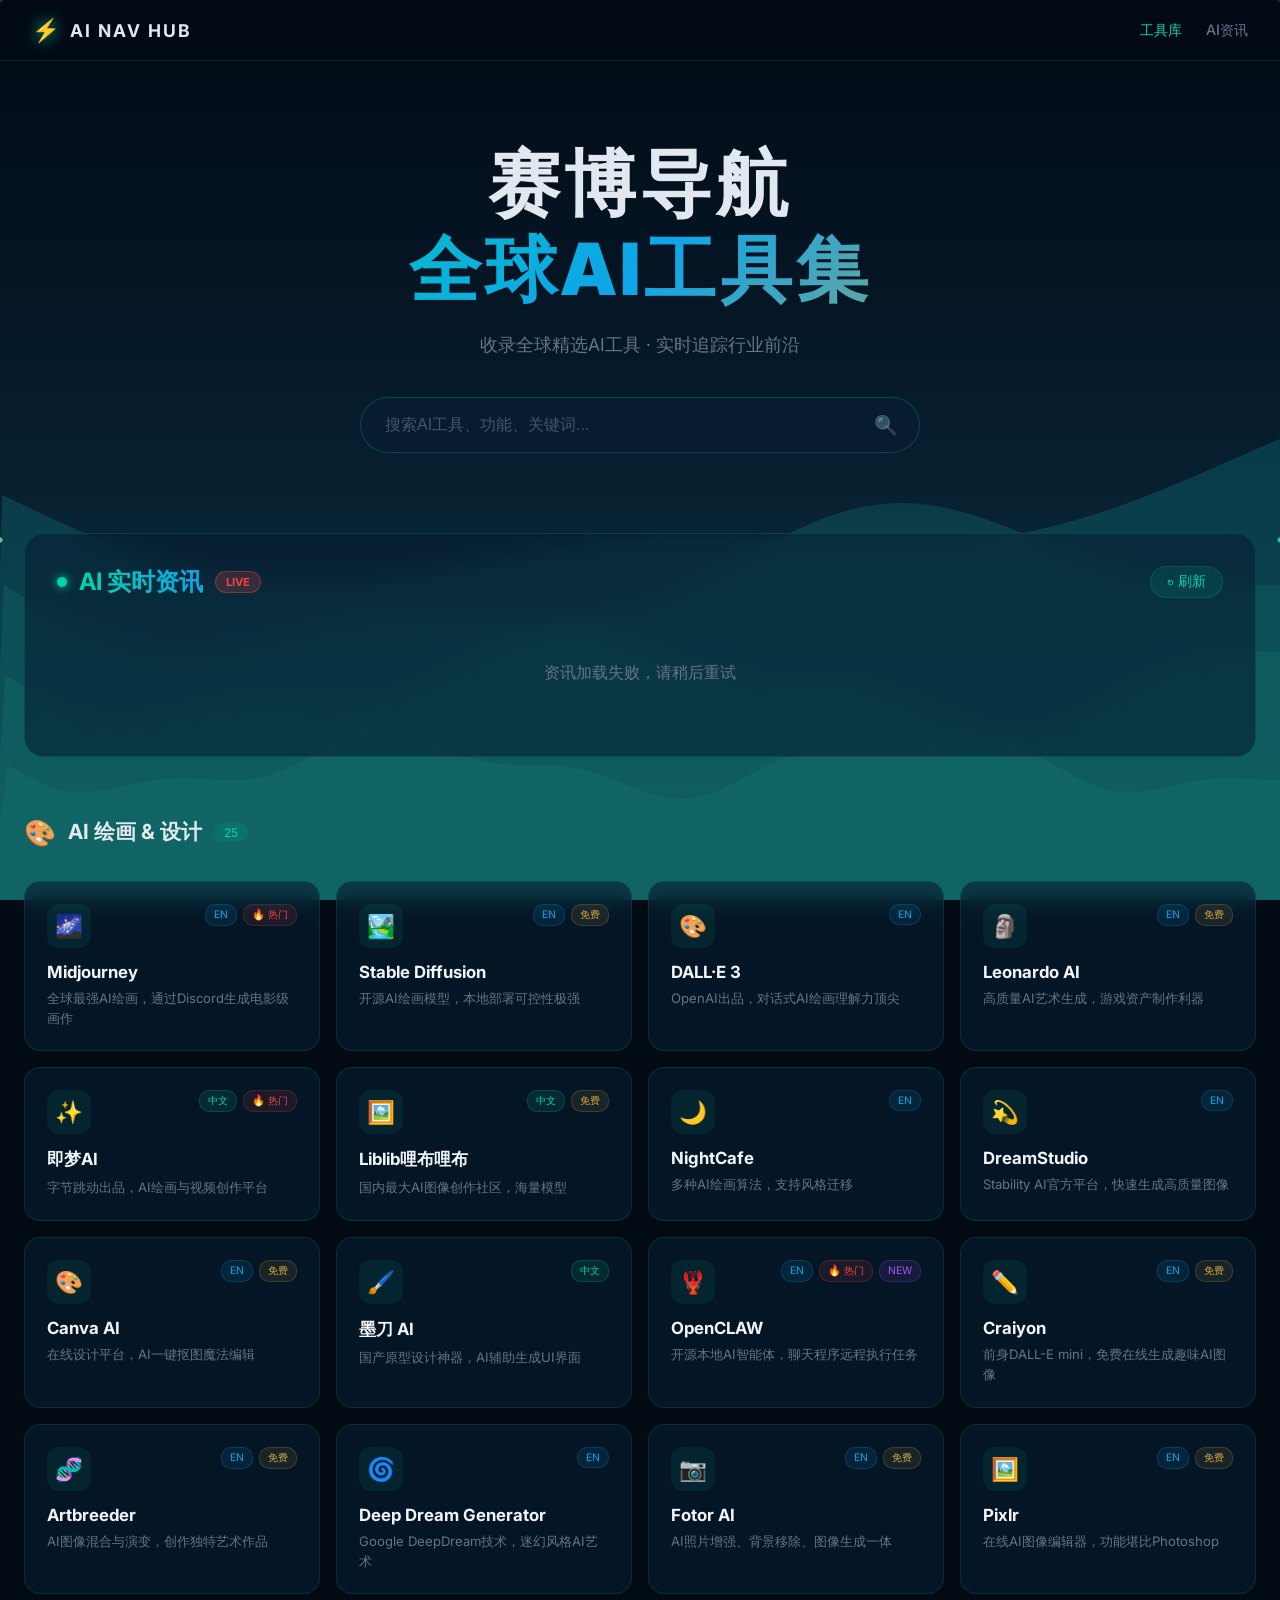
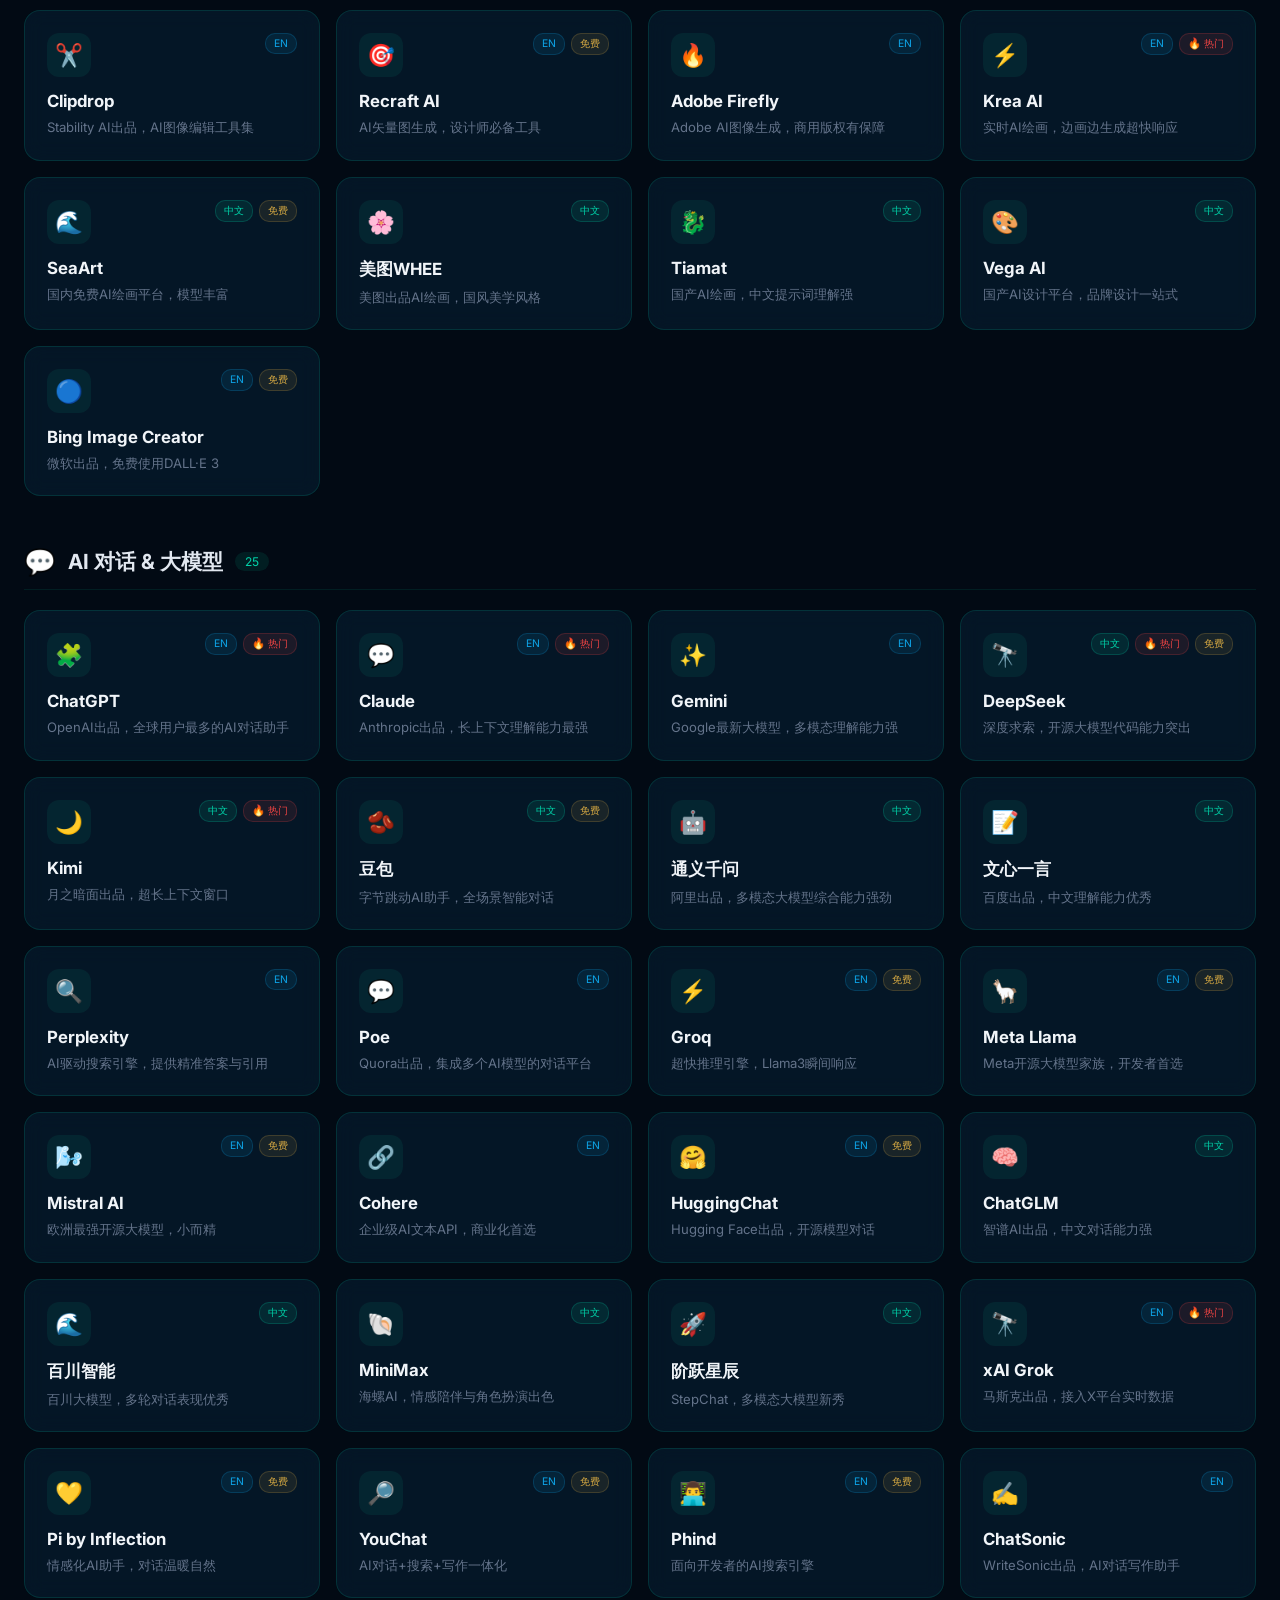
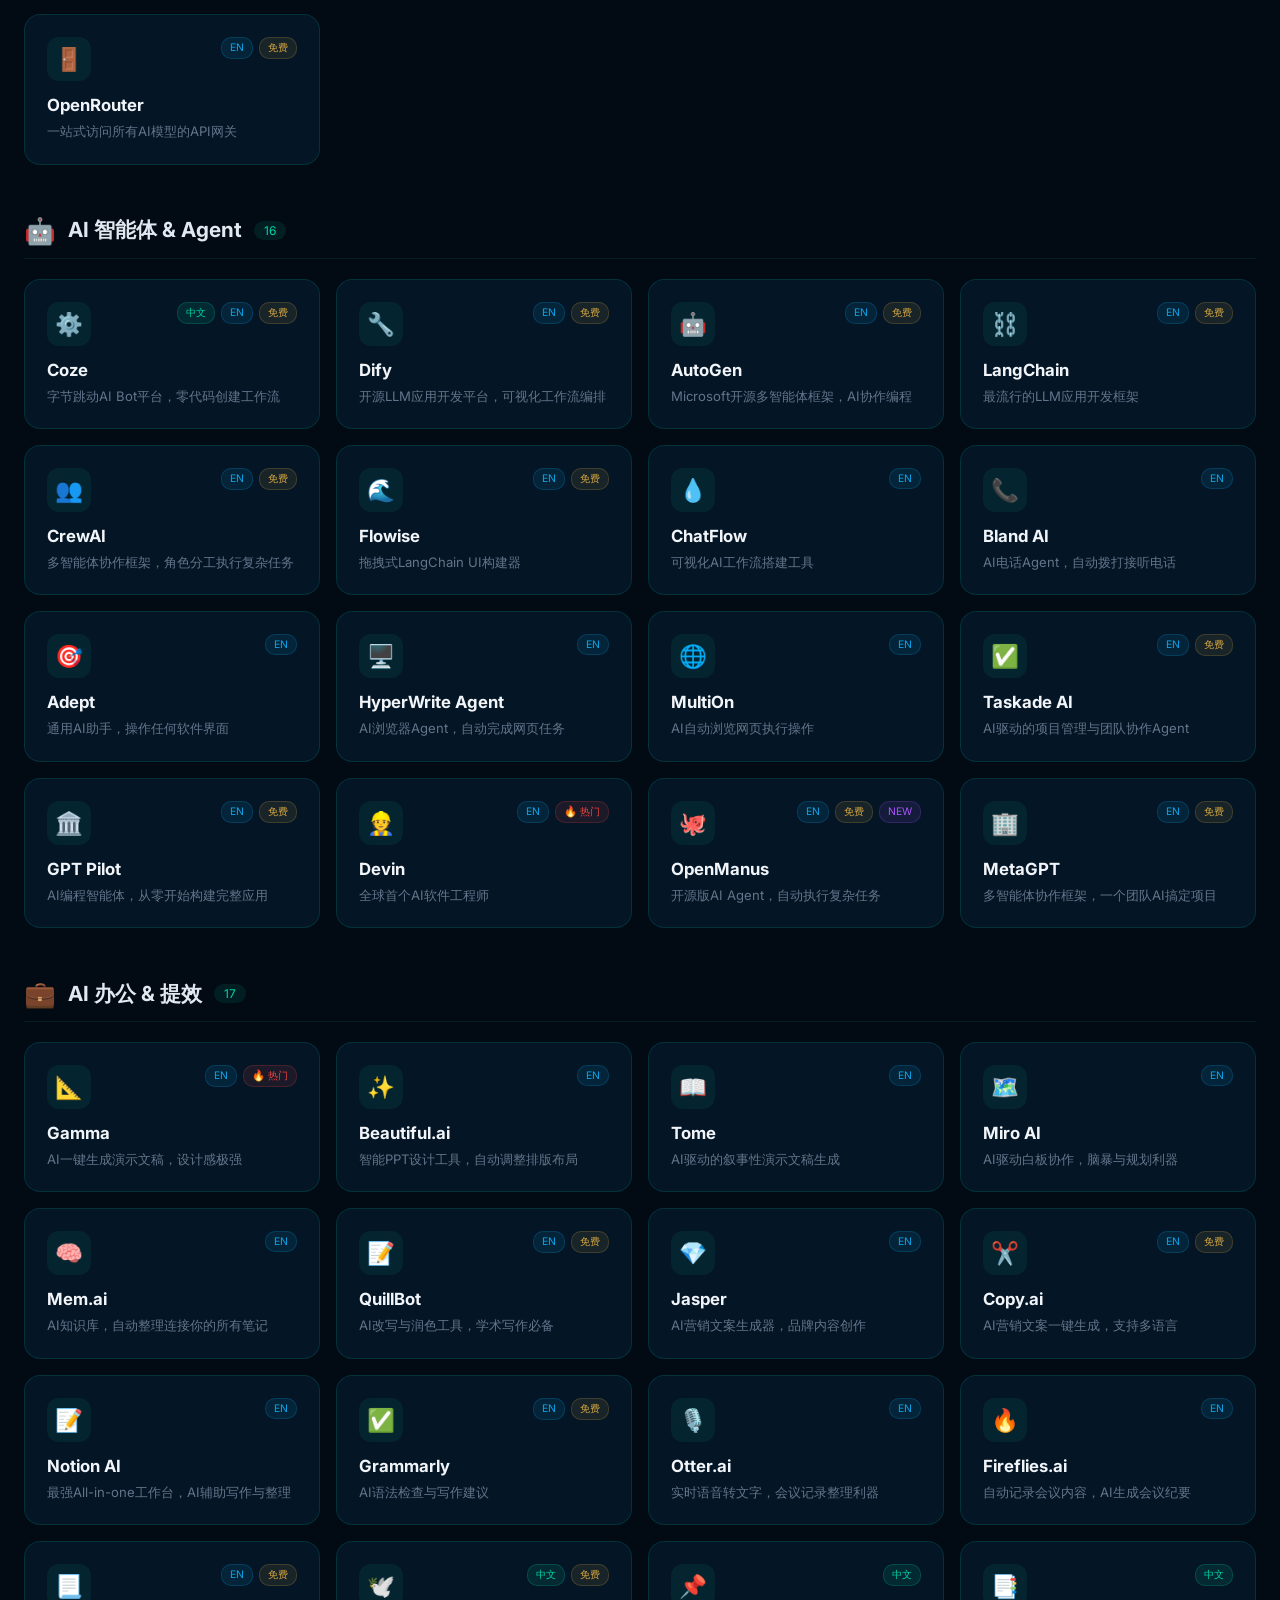
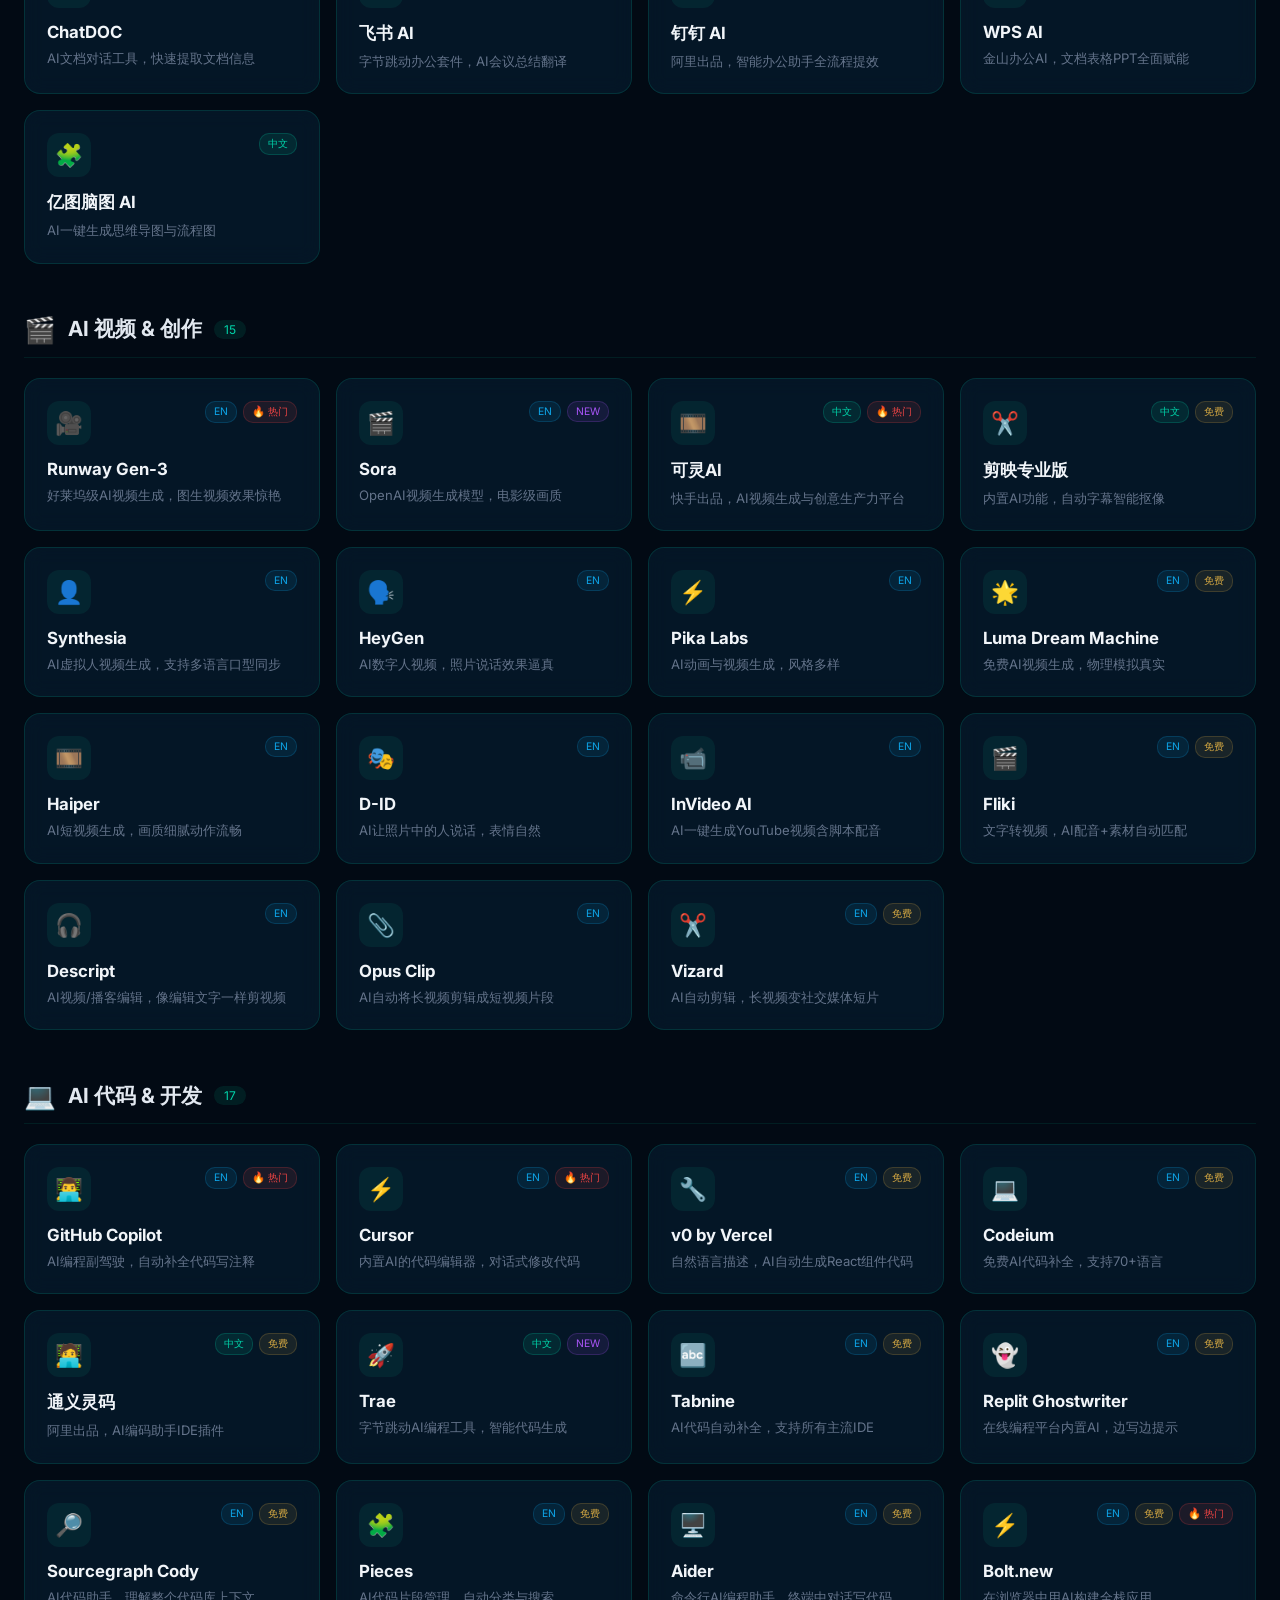
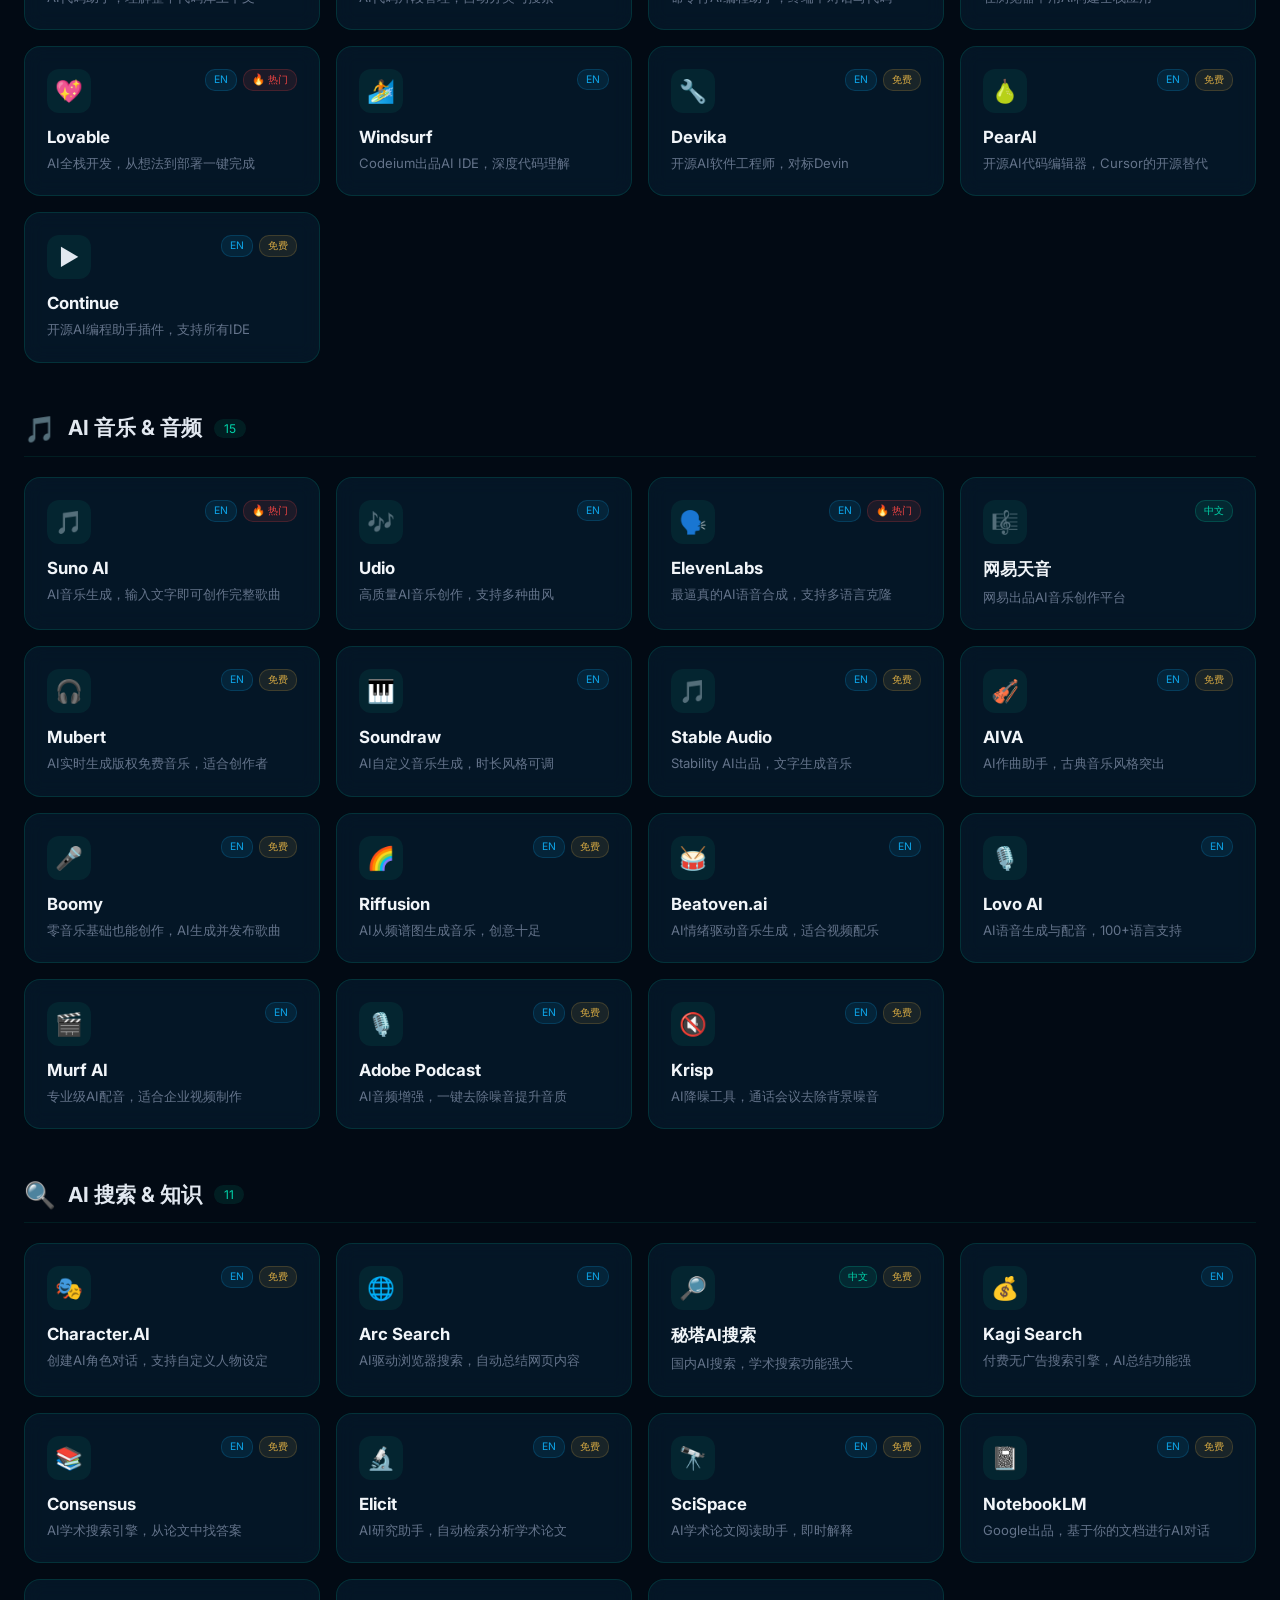
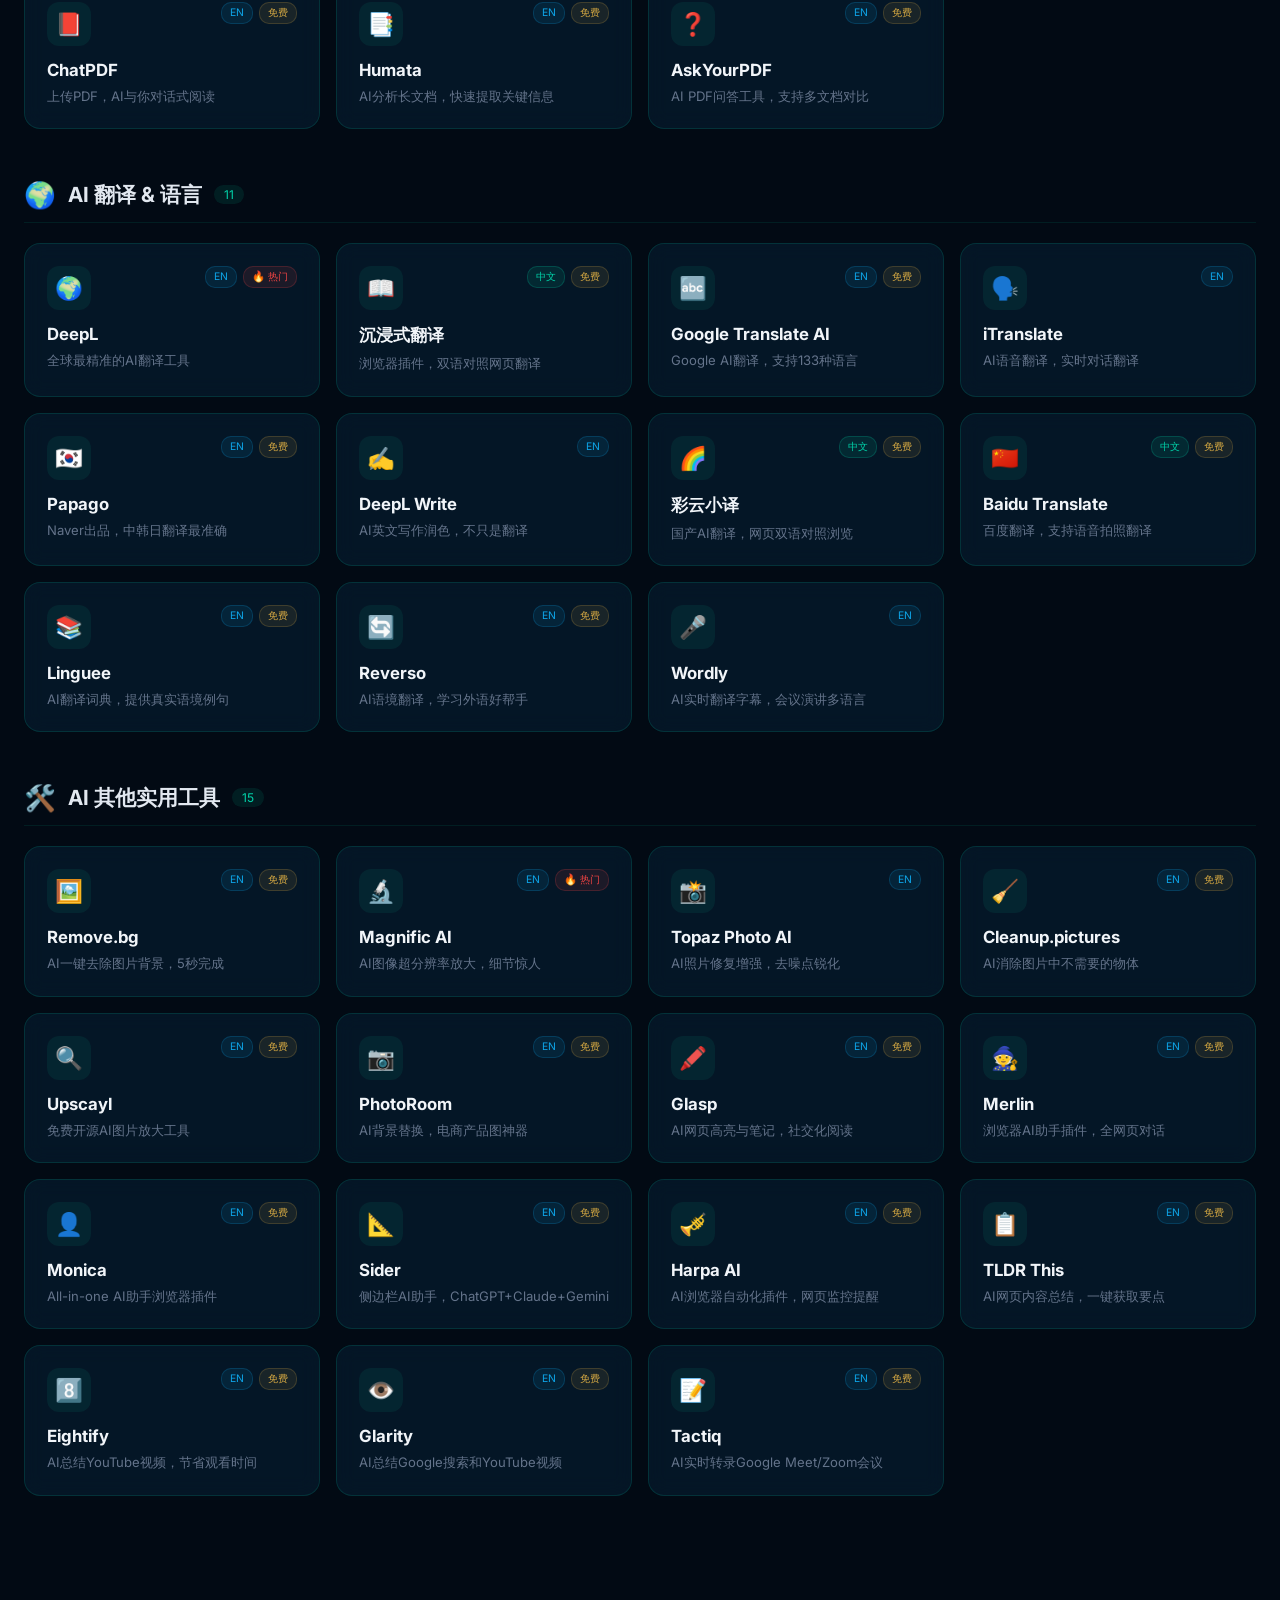
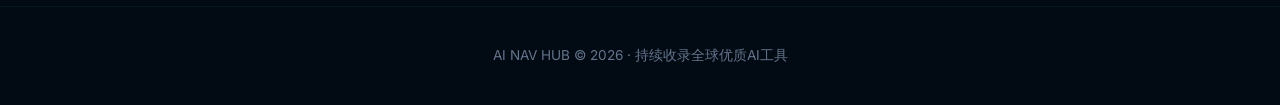
<file: index.html>
<!DOCTYPE html>
<html lang="zh-CN">
<head>
<meta charset="UTF-8">
<meta name="viewport" content="width=device-width, initial-scale=1.0">
<title>AI NAV HUB · 全球AI工具导航</title>
<link rel="stylesheet" href="style.css">
</head>
<body>

<canvas id="landscape"></canvas>

<nav class="top-nav">
  <div class="nav-brand">
    <span class="brand-icon">⚡</span>
    <span class="brand-text">AI NAV HUB</span>
  </div>
  <div class="nav-links">
    <a href="#tools" class="nav-link active">工具库</a>
    <a href="#news" class="nav-link">AI资讯</a>
  </div>
</nav>

<header class="hero">
  <h1 class="hero-title">
    <span class="title-line">赛博导航</span>
    <span class="title-line highlight">全球AI工具集</span>
  </h1>
  <p class="hero-sub">收录全球精选AI工具 · 实时追踪行业前沿</p>
  <div class="search-wrap">
    <input type="text" id="searchInput" placeholder="搜索AI工具、功能、关键词..." oninput="filterTools()">
    <span class="search-icon">🔍</span>
  </div>
</header>

<main class="content" id="tools">

  <section class="news-section" id="news">
    <div class="section-header">
      <span class="section-dot"></span>
      <h2 class="section-title">AI 实时资讯</h2>
      <span class="live-badge">LIVE</span>
      <button class="refresh-btn" onclick="loadNews()">↻ 刷新</button>
    </div>
    <div class="news-grid" id="newsGrid">
      <div class="news-loading">正在获取最新AI资讯...</div>
    </div>
  </section>

  <div id="toolSections"></div>

</main>

<footer>
  <p>AI NAV HUB © 2026 · 持续收录全球优质AI工具</p>
</footer>

<script>
// ============ 数据部分 ============
const TOOLS_DATA = [
  { name:"Midjourney", desc:"全球最强AI绘画，通过Discord生成电影级画作", url:"https://www.midjourney.com", icon:"🌌", tags:["en","hot"], cat:"paint" },
  { name:"Stable Diffusion", desc:"开源AI绘画模型，本地部署可控性极强", url:"https://stability.ai", icon:"🏞️", tags:["en","free"], cat:"paint" },
  { name:"DALL·E 3", desc:"OpenAI出品，对话式AI绘画理解力顶尖", url:"https://chat.openai.com", icon:"🎨", tags:["en"], cat:"paint" },
  { name:"Leonardo AI", desc:"高质量AI艺术生成，游戏资产制作利器", url:"https://leonardo.ai", icon:"🗿", tags:["en","free"], cat:"paint" },
  { name:"即梦AI", desc:"字节跳动出品，AI绘画与视频创作平台", url:"https://www.jimengai.com", icon:"✨", tags:["cn","hot"], cat:"paint" },
  { name:"Liblib哩布哩布", desc:"国内最大AI图像创作社区，海量模型", url:"https://www.liblib.ai", icon:"🖼️", tags:["cn","free"], cat:"paint" },
  { name:"NightCafe", desc:"多种AI绘画算法，支持风格迁移", url:"https://nightcafe.studio", icon:"🌙", tags:["en"], cat:"paint" },
  { name:"DreamStudio", desc:"Stability AI官方平台，快速生成高质量图像", url:"https://dreamstudio.ai", icon:"💫", tags:["en"], cat:"paint" },
  { name:"Canva AI", desc:"在线设计平台，AI一键抠图魔法编辑", url:"https://www.canva.com/ai-image-generator/", icon:"🎨", tags:["en","free"], cat:"paint" },
  { name:"墨刀 AI", desc:"国产原型设计神器，AI辅助生成UI界面", url:"https://modao.cgref.cn/s/rpe3rode05", icon:"🖌️", tags:["cn"], cat:"paint" },
  { name:"OpenCLAW", desc:"开源本地AI智能体，聊天程序远程执行任务", url:"https://openclaw.ai", icon:"🦞", tags:["en","hot","new"], cat:"paint" },
  { name:"Craiyon", desc:"前身DALL-E mini，免费在线生成趣味AI图像", url:"https://www.craiyon.com/", icon:"✏️", tags:["en","free"], cat:"paint" },
  { name:"Artbreeder", desc:"AI图像混合与演变，创作独特艺术作品", url:"https://www.artbreeder.com/", icon:"🧬", tags:["en","free"], cat:"paint" },
  { name:"Deep Dream Generator", desc:"Google DeepDream技术，迷幻风格AI艺术", url:"https://deepdreamgenerator.com/", icon:"🌀", tags:["en"], cat:"paint" },
  { name:"Fotor AI", desc:"AI照片增强、背景移除、图像生成一体", url:"https://www.fotor.com/", icon:"📷", tags:["en","free"], cat:"paint" },
  { name:"Pixlr", desc:"在线AI图像编辑器，功能堪比Photoshop", url:"https://pixlr.com/", icon:"🖼️", tags:["en","free"], cat:"paint" },
  { name:"Clipdrop", desc:"Stability AI出品，AI图像编辑工具集", url:"https://clipdrop.co/", icon:"✂️", tags:["en"], cat:"paint" },
  { name:"Recraft AI", desc:"AI矢量图生成，设计师必备工具", url:"https://www.recraft.ai/", icon:"🎯", tags:["en","free"], cat:"paint" },
  { name:"Adobe Firefly", desc:"Adobe AI图像生成，商用版权有保障", url:"https://firefly.adobe.com/", icon:"🔥", tags:["en"], cat:"paint" },
  { name:"Krea AI", desc:"实时AI绘画，边画边生成超快响应", url:"https://www.krea.ai/", icon:"⚡", tags:["en","hot"], cat:"paint" },
  { name:"SeaArt", desc:"国内免费AI绘画平台，模型丰富", url:"https://www.seaart.ai/", icon:"🌊", tags:["cn","free"], cat:"paint" },
  { name:"美图WHEE", desc:"美图出品AI绘画，国风美学风格", url:"https://whee.com/", icon:"🌸", tags:["cn"], cat:"paint" },
  { name:"Tiamat", desc:"国产AI绘画，中文提示词理解强", url:"https://www.tiamat.world/", icon:"🐉", tags:["cn"], cat:"paint" },
  { name:"Vega AI", desc:"国产AI设计平台，品牌设计一站式", url:"https://www.vegaai.net/", icon:"🎨", tags:["cn"], cat:"paint" },
  { name:"Bing Image Creator", desc:"微软出品，免费使用DALL·E 3", url:"https://www.bing.com/images/create", icon:"🔵", tags:["en","free"], cat:"paint" },
  { name:"ChatGPT", desc:"OpenAI出品，全球用户最多的AI对话助手", url:"https://chat.openai.com/", icon:"🧩", tags:["en","hot"], cat:"chat" },
  { name:"Claude", desc:"Anthropic出品，长上下文理解能力最强", url:"https://claude.ai/", icon:"💬", tags:["en","hot"], cat:"chat" },
  { name:"Gemini", desc:"Google最新大模型，多模态理解能力强", url:"https://gemini.google.com/", icon:"✨", tags:["en"], cat:"chat" },
  { name:"DeepSeek", desc:"深度求索，开源大模型代码能力突出", url:"https://chat.deepseek.com", icon:"🔭", tags:["cn","hot","free"], cat:"chat" },
  { name:"Kimi", desc:"月之暗面出品，超长上下文窗口", url:"https://kimi.moonshot.cn", icon:"🌙", tags:["cn","hot"], cat:"chat" },
  { name:"豆包", desc:"字节跳动AI助手，全场景智能对话", url:"https://www.doubao.com", icon:"🫘", tags:["cn","free"], cat:"chat" },
  { name:"通义千问", desc:"阿里出品，多模态大模型综合能力强劲", url:"https://tongyi.aliyun.com", icon:"🤖", tags:["cn"], cat:"chat" },
  { name:"文心一言", desc:"百度出品，中文理解能力优秀", url:"https://yiyan.baidu.com", icon:"📝", tags:["cn"], cat:"chat" },
  { name:"Perplexity", desc:"AI驱动搜索引擎，提供精准答案与引用", url:"https://www.perplexity.ai/", icon:"🔍", tags:["en"], cat:"chat" },
  { name:"Poe", desc:"Quora出品，集成多个AI模型的对话平台", url:"https://poe.com/", icon:"💬", tags:["en"], cat:"chat" },
  { name:"Groq", desc:"超快推理引擎，Llama3瞬间响应", url:"https://groq.com/", icon:"⚡", tags:["en","free"], cat:"chat" },
  { name:"Meta Llama", desc:"Meta开源大模型家族，开发者首选", url:"https://www.llama.com/", icon:"🦙", tags:["en","free"], cat:"chat" },
  { name:"Mistral AI", desc:"欧洲最强开源大模型，小而精", url:"https://mistral.ai/", icon:"🌬️", tags:["en","free"], cat:"chat" },
  { name:"Cohere", desc:"企业级AI文本API，商业化首选", url:"https://cohere.com/", icon:"🔗", tags:["en"], cat:"chat" },
  { name:"HuggingChat", desc:"Hugging Face出品，开源模型对话", url:"https://huggingface.co/chat/", icon:"🤗", tags:["en","free"], cat:"chat" },
  { name:"ChatGLM", desc:"智谱AI出品，中文对话能力强", url:"https://chatglm.cn/", icon:"🧠", tags:["cn"], cat:"chat" },
  { name:"百川智能", desc:"百川大模型，多轮对话表现优秀", url:"https://www.baichuan-ai.com/", icon:"🌊", tags:["cn"], cat:"chat" },
  { name:"MiniMax", desc:"海螺AI，情感陪伴与角色扮演出色", url:"https://hailuoai.video/", icon:"🐚", tags:["cn"], cat:"chat" },
  { name:"阶跃星辰", desc:"StepChat，多模态大模型新秀", url:"https://www.stepfun.com/", icon:"🚀", tags:["cn"], cat:"chat" },
  { name:"xAI Grok", desc:"马斯克出品，接入X平台实时数据", url:"https://grok.com/", icon:"🔭", tags:["en","hot"], cat:"chat" },
  { name:"Pi by Inflection", desc:"情感化AI助手，对话温暖自然", url:"https://pi.ai/", icon:"💛", tags:["en","free"], cat:"chat" },
  { name:"YouChat", desc:"AI对话+搜索+写作一体化", url:"https://you.com/", icon:"🔎", tags:["en","free"], cat:"chat" },
  { name:"Phind", desc:"面向开发者的AI搜索引擎", url:"https://www.phind.com/", icon:"👨‍💻", tags:["en","free"], cat:"chat" },
  { name:"ChatSonic", desc:"WriteSonic出品，AI对话写作助手", url:"https://writesonic.com/chat", icon:"✍️", tags:["en"], cat:"chat" },
  { name:"OpenRouter", desc:"一站式访问所有AI模型的API网关", url:"https://openrouter.ai/", icon:"🚪", tags:["en","free"], cat:"chat" },
  { name:"Coze", desc:"字节跳动AI Bot平台，零代码创建工作流", url:"https://www.coze.com", icon:"⚙️", tags:["cn","en","free"], cat:"agent" },
  { name:"Dify", desc:"开源LLM应用开发平台，可视化工作流编排", url:"https://dify.ai", icon:"🔧", tags:["en","free"], cat:"agent" },
  { name:"AutoGen", desc:"Microsoft开源多智能体框架，AI协作编程", url:"https://microsoft.github.io/autogen/", icon:"🤖", tags:["en","free"], cat:"agent" },
  { name:"LangChain", desc:"最流行的LLM应用开发框架", url:"https://www.langchain.com/", icon:"⛓️", tags:["en","free"], cat:"agent" },
  { name:"CrewAI", desc:"多智能体协作框架，角色分工执行复杂任务", url:"https://www.crewai.com/", icon:"👥", tags:["en","free"], cat:"agent" },
  { name:"Flowise", desc:"拖拽式LangChain UI构建器", url:"https://flowiseai.com/", icon:"🌊", tags:["en","free"], cat:"agent" },
  { name:"ChatFlow", desc:"可视化AI工作流搭建工具", url:"https://chatflow.com/", icon:"💧", tags:["en"], cat:"agent" },
  { name:"Bland AI", desc:"AI电话Agent，自动拨打接听电话", url:"https://www.bland.ai/", icon:"📞", tags:["en"], cat:"agent" },
  { name:"Adept", desc:"通用AI助手，操作任何软件界面", url:"https://www.adept.ai/", icon:"🎯", tags:["en"], cat:"agent" },
  { name:"HyperWrite Agent", desc:"AI浏览器Agent，自动完成网页任务", url:"https://www.hyperwriteai.com/", icon:"🖥️", tags:["en"], cat:"agent" },
  { name:"MultiOn", desc:"AI自动浏览网页执行操作", url:"https://www.multion.ai/", icon:"🌐", tags:["en"], cat:"agent" },
  { name:"Taskade AI", desc:"AI驱动的项目管理与团队协作Agent", url:"https://www.taskade.com/", icon:"✅", tags:["en","free"], cat:"agent" },
  { name:"GPT Pilot", desc:"AI编程智能体，从零开始构建完整应用", url:"https://pythagora.ai/", icon:"🏛️", tags:["en","free"], cat:"agent" },
  { name:"Devin", desc:"全球首个AI软件工程师", url:"https://devin.ai/", icon:"👷", tags:["en","hot"], cat:"agent" },
  { name:"OpenManus", desc:"开源版AI Agent，自动执行复杂任务", url:"https://github.com/mannaandpoem/OpenManus", icon:"🐙", tags:["en","free","new"], cat:"agent" },
  { name:"MetaGPT", desc:"多智能体协作框架，一个团队AI搞定项目", url:"https://github.com/geekan/MetaGPT", icon:"🏢", tags:["en","free"], cat:"agent" },
  { name:"Gamma", desc:"AI一键生成演示文稿，设计感极强", url:"https://gamma.app", icon:"📐", tags:["en","hot"], cat:"office" },
  { name:"Beautiful.ai", desc:"智能PPT设计工具，自动调整排版布局", url:"https://www.beautiful.ai/", icon:"✨", tags:["en"], cat:"office" },
  { name:"Tome", desc:"AI驱动的叙事性演示文稿生成", url:"https://tome.app/", icon:"📖", tags:["en"], cat:"office" },
  { name:"Miro AI", desc:"AI驱动白板协作，脑暴与规划利器", url:"https://miro.com/ai/", icon:"🗺️", tags:["en"], cat:"office" },
  { name:"Mem.ai", desc:"AI知识库，自动整理连接你的所有笔记", url:"https://get.mem.ai/", icon:"🧠", tags:["en"], cat:"office" },
  { name:"QuillBot", desc:"AI改写与润色工具，学术写作必备", url:"https://quillbot.com/", icon:"📝", tags:["en","free"], cat:"office" },
  { name:"Jasper", desc:"AI营销文案生成器，品牌内容创作", url:"https://www.jasper.ai/", icon:"💎", tags:["en"], cat:"office" },
  { name:"Copy.ai", desc:"AI营销文案一键生成，支持多语言", url:"https://www.copy.ai/", icon:"✂️", tags:["en","free"], cat:"office" },
  { name:"Notion AI", desc:"最强All-in-one工作台，AI辅助写作与整理", url:"https://www.notion.so/product/ai", icon:"📝", tags:["en"], cat:"office" },
  { name:"Grammarly", desc:"AI语法检查与写作建议", url:"https://www.grammarly.com/", icon:"✅", tags:["en","free"], cat:"office" },
  { name:"Otter.ai", desc:"实时语音转文字，会议记录整理利器", url:"https://otter.ai/", icon:"🎙️", tags:["en"], cat:"office" },
  { name:"Fireflies.ai", desc:"自动记录会议内容，AI生成会议纪要", url:"https://www.fireflies.ai/", icon:"🔥", tags:["en"], cat:"office" },
  { name:"ChatDOC", desc:"AI文档对话工具，快速提取文档信息", url:"https://chatdoc.com/", icon:"📃", tags:["en","free"], cat:"office" },
  { name:"飞书 AI", desc:"字节跳动办公套件，AI会议总结翻译", url:"https://www.feishu.cn/", icon:"🕊️", tags:["cn","free"], cat:"office" },
  { name:"钉钉 AI", desc:"阿里出品，智能办公助手全流程提效", url:"https://www.dingtalk.com/", icon:"📌", tags:["cn"], cat:"office" },
  { name:"WPS AI", desc:"金山办公AI，文档表格PPT全面赋能", url:"https://ai.wps.cn/", icon:"📑", tags:["cn"], cat:"office" },
  { name:"亿图脑图 AI", desc:"AI一键生成思维导图与流程图", url:"https://www.edrawmind.com/", icon:"🧩", tags:["cn"], cat:"office" },
  { name:"Runway Gen-3", desc:"好莱坞级AI视频生成，图生视频效果惊艳", url:"https://runwayml.com/", icon:"🎥", tags:["en","hot"], cat:"video" },
  { name:"Sora", desc:"OpenAI视频生成模型，电影级画质", url:"https://openai.com/sora", icon:"🎬", tags:["en","new"], cat:"video" },
  { name:"可灵AI", desc:"快手出品，AI视频生成与创意生产力平台", url:"https://klingai.kuaishou.com", icon:"🎞️", tags:["cn","hot"], cat:"video" },
  { name:"剪映专业版", desc:"内置AI功能，自动字幕智能抠像", url:"https://www.capcut.cn/", icon:"✂️", tags:["cn","free"], cat:"video" },
  { name:"Synthesia", desc:"AI虚拟人视频生成，支持多语言口型同步", url:"https://www.synthesia.io/", icon:"👤", tags:["en"], cat:"video" },
  { name:"HeyGen", desc:"AI数字人视频，照片说话效果逼真", url:"https://www.heygen.com/", icon:"🗣️", tags:["en"], cat:"video" },
  { name:"Pika Labs", desc:"AI动画与视频生成，风格多样", url:"https://pika.art/", icon:"⚡", tags:["en"], cat:"video" },
  { name:"Luma Dream Machine", desc:"免费AI视频生成，物理模拟真实", url:"https://lumalabs.ai/dream-machine", icon:"🌟", tags:["en","free"], cat:"video" },
  { name:"Haiper", desc:"AI短视频生成，画质细腻动作流畅", url:"https://haiper.ai/", icon:"🎞️", tags:["en"], cat:"video" },
  { name:"D-ID", desc:"AI让照片中的人说话，表情自然", url:"https://www.d-id.com/", icon:"🎭", tags:["en"], cat:"video" },
  { name:"InVideo AI", desc:"AI一键生成YouTube视频含脚本配音", url:"https://invideo.io/", icon:"📹", tags:["en"], cat:"video" },
  { name:"Fliki", desc:"文字转视频，AI配音+素材自动匹配", url:"https://fliki.ai/", icon:"🎬", tags:["en","free"], cat:"video" },
  { name:"Descript", desc:"AI视频/播客编辑，像编辑文字一样剪视频", url:"https://www.descript.com/", icon:"🎧", tags:["en"], cat:"video" },
  { name:"Opus Clip", desc:"AI自动将长视频剪辑成短视频片段", url:"https://www.opus.pro/", icon:"📎", tags:["en"], cat:"video" },
  { name:"Vizard", desc:"AI自动剪辑，长视频变社交媒体短片", url:"https://vizard.ai/", icon:"✂️", tags:["en","free"], cat:"video" },
  { name:"GitHub Copilot", desc:"AI编程副驾驶，自动补全代码写注释", url:"https://github.com/features/copilot", icon:"👨‍💻", tags:["en","hot"], cat:"code" },
  { name:"Cursor", desc:"内置AI的代码编辑器，对话式修改代码", url:"https://cursor.com/", icon:"⚡", tags:["en","hot"], cat:"code" },
  { name:"v0 by Vercel", desc:"自然语言描述，AI自动生成React组件代码", url:"https://v0.dev/", icon:"🔧", tags:["en","free"], cat:"code" },
  { name:"Codeium", desc:"免费AI代码补全，支持70+语言", url:"https://codeium.com/", icon:"💻", tags:["en","free"], cat:"code" },
  { name:"通义灵码", desc:"阿里出品，AI编码助手IDE插件", url:"https://tongyi.aliyun.com/lingma", icon:"🧑‍💻", tags:["cn","free"], cat:"code" },
  { name:"Trae", desc:"字节跳动AI编程工具，智能代码生成", url:"https://www.trae.ai/", icon:"🚀", tags:["cn","new"], cat:"code" },
  { name:"Tabnine", desc:"AI代码自动补全，支持所有主流IDE", url:"https://www.tabnine.com/", icon:"🔤", tags:["en","free"], cat:"code" },
  { name:"Replit Ghostwriter", desc:"在线编程平台内置AI，边写边提示", url:"https://replit.com/", icon:"👻", tags:["en","free"], cat:"code" },
  { name:"Sourcegraph Cody", desc:"AI代码助手，理解整个代码库上下文", url:"https://sourcegraph.com/cody", icon:"🔎", tags:["en","free"], cat:"code" },
  { name:"Pieces", desc:"AI代码片段管理，自动分类与搜索", url:"https://pieces.app/", icon:"🧩", tags:["en","free"], cat:"code" },
  { name:"Aider", desc:"命令行AI编程助手，终端中对话写代码", url:"https://aider.chat/", icon:"🖥️", tags:["en","free"], cat:"code" },
  { name:"Bolt.new", desc:"在浏览器中用AI构建全栈应用", url:"https://bolt.new/", icon:"⚡", tags:["en","free","hot"], cat:"code" },
  { name:"Lovable", desc:"AI全栈开发，从想法到部署一键完成", url:"https://lovable.dev/", icon:"💖", tags:["en","hot"], cat:"code" },
  { name:"Windsurf", desc:"Codeium出品AI IDE，深度代码理解", url:"https://codeium.com/windsurf", icon:"🏄", tags:["en"], cat:"code" },
  { name:"Devika", desc:"开源AI软件工程师，对标Devin", url:"https://github.com/stitionai/devika", icon:"🔧", tags:["en","free"], cat:"code" },
  { name:"PearAI", desc:"开源AI代码编辑器，Cursor的开源替代", url:"https://pearai.app/", icon:"🍐", tags:["en","free"], cat:"code" },
  { name:"Continue", desc:"开源AI编程助手插件，支持所有IDE", url:"https://continue.dev/", icon:"▶️", tags:["en","free"], cat:"code" },
  { name:"Suno AI", desc:"AI音乐生成，输入文字即可创作完整歌曲", url:"https://suno.com/", icon:"🎵", tags:["en","hot"], cat:"audio" },
  { name:"Udio", desc:"高质量AI音乐创作，支持多种曲风", url:"https://www.udio.com/", icon:"🎶", tags:["en"], cat:"audio" },
  { name:"ElevenLabs", desc:"最逼真的AI语音合成，支持多语言克隆", url:"https://elevenlabs.io/", icon:"🗣️", tags:["en","hot"], cat:"audio" },
  { name:"网易天音", desc:"网易出品AI音乐创作平台", url:"https://tianyin.163.com/", icon:"🎼", tags:["cn"], cat:"audio" },
  { name:"Mubert", desc:"AI实时生成版权免费音乐，适合创作者", url:"https://mubert.com/", icon:"🎧", tags:["en","free"], cat:"audio" },
  { name:"Soundraw", desc:"AI自定义音乐生成，时长风格可调", url:"https://soundraw.io/", icon:"🎹", tags:["en"], cat:"audio" },
  { name:"Stable Audio", desc:"Stability AI出品，文字生成音乐", url:"https://www.stableaudio.com/", icon:"🎵", tags:["en","free"], cat:"audio" },
  { name:"AIVA", desc:"AI作曲助手，古典音乐风格突出", url:"https://www.aiva.ai/", icon:"🎻", tags:["en","free"], cat:"audio" },
  { name:"Boomy", desc:"零音乐基础也能创作，AI生成并发布歌曲", url:"https://boomy.com/", icon:"🎤", tags:["en","free"], cat:"audio" },
  { name:"Riffusion", desc:"AI从频谱图生成音乐，创意十足", url:"https://www.riffusion.com/", icon:"🌈", tags:["en","free"], cat:"audio" },
  { name:"Beatoven.ai", desc:"AI情绪驱动音乐生成，适合视频配乐", url:"https://www.beatoven.ai/", icon:"🥁", tags:["en"], cat:"audio" },
  { name:"Lovo AI", desc:"AI语音生成与配音，100+语言支持", url:"https://lovo.ai/", icon:"🎙️", tags:["en"], cat:"audio" },
  { name:"Murf AI", desc:"专业级AI配音，适合企业视频制作", url:"https://murf.ai/", icon:"🎬", tags:["en"], cat:"audio" },
  { name:"Adobe Podcast", desc:"AI音频增强，一键去除噪音提升音质", url:"https://podcast.adobe.com/", icon:"🎙️", tags:["en","free"], cat:"audio" },
  { name:"Krisp", desc:"AI降噪工具，通话会议去除背景噪音", url:"https://krisp.ai/", icon:"🔇", tags:["en","free"], cat:"audio" },
  { name:"Character.AI", desc:"创建AI角色对话，支持自定义人物设定", url:"https://www.character.ai/", icon:"🎭", tags:["en","free"], cat:"search" },
  { name:"Arc Search", desc:"AI驱动浏览器搜索，自动总结网页内容", url:"https://arc.net/search", icon:"🌐", tags:["en"], cat:"search" },
  { name:"秘塔AI搜索", desc:"国内AI搜索，学术搜索功能强大", url:"https://metaso.cn/", icon:"🔎", tags:["cn","free"], cat:"search" },
  { name:"Kagi Search", desc:"付费无广告搜索引擎，AI总结功能强", url:"https://kagi.com/", icon:"💰", tags:["en"], cat:"search" },
  { name:"Consensus", desc:"AI学术搜索引擎，从论文中找答案", url:"https://consensus.app/", icon:"📚", tags:["en","free"], cat:"search" },
  { name:"Elicit", desc:"AI研究助手，自动检索分析学术论文", url:"https://elicit.com/", icon:"🔬", tags:["en","free"], cat:"search" },
  { name:"SciSpace", desc:"AI学术论文阅读助手，即时解释", url:"https://typeset.io/", icon:"🔭", tags:["en","free"], cat:"search" },
  { name:"NotebookLM", desc:"Google出品，基于你的文档进行AI对话", url:"https://notebooklm.google/", icon:"📓", tags:["en","free"], cat:"search" },
  { name:"ChatPDF", desc:"上传PDF，AI与你对话式阅读", url:"https://www.chatpdf.com/", icon:"📕", tags:["en","free"], cat:"search" },
  { name:"Humata", desc:"AI分析长文档，快速提取关键信息", url:"https://www.humata.ai/", icon:"📑", tags:["en","free"], cat:"search" },
  { name:"AskYourPDF", desc:"AI PDF问答工具，支持多文档对比", url:"https://askyourpdf.com/", icon:"❓", tags:["en","free"], cat:"search" },
  { name:"DeepL", desc:"全球最精准的AI翻译工具", url:"https://www.deepl.com/", icon:"🌍", tags:["en","hot"], cat:"translate" },
  { name:"沉浸式翻译", desc:"浏览器插件，双语对照网页翻译", url:"https://immersivetranslate.com/", icon:"📖", tags:["cn","free"], cat:"translate" },
  { name:"Google Translate AI", desc:"Google AI翻译，支持133种语言", url:"https://translate.google.com/", icon:"🔤", tags:["en","free"], cat:"translate" },
  { name:"iTranslate", desc:"AI语音翻译，实时对话翻译", url:"https://www.itranslate.com/", icon:"🗣️", tags:["en"], cat:"translate" },
  { name:"Papago", desc:"Naver出品，中韩日翻译最准确", url:"https://papago.naver.com/", icon:"🇰🇷", tags:["en","free"], cat:"translate" },
  { name:"DeepL Write", desc:"AI英文写作润色，不只是翻译", url:"https://www.deepl.com/write", icon:"✍️", tags:["en"], cat:"translate" },
  { name:"彩云小译", desc:"国产AI翻译，网页双语对照浏览", url:"https://caiyunapp.com/", icon:"🌈", tags:["cn","free"], cat:"translate" },
  { name:"Baidu Translate", desc:"百度翻译，支持语音拍照翻译", url:"https://fanyi.baidu.com/", icon:"🇨🇳", tags:["cn","free"], cat:"translate" },
  { name:"Linguee", desc:"AI翻译词典，提供真实语境例句", url:"https://www.linguee.com/", icon:"📚", tags:["en","free"], cat:"translate" },
  { name:"Reverso", desc:"AI语境翻译，学习外语好帮手", url:"https://www.reverso.net/", icon:"🔄", tags:["en","free"], cat:"translate" },
  { name:"Wordly", desc:"AI实时翻译字幕，会议演讲多语言", url:"https://wordly.com/", icon:"🎤", tags:["en"], cat:"translate" },
  { name:"Remove.bg", desc:"AI一键去除图片背景，5秒完成", url:"https://www.remove.bg/", icon:"🖼️", tags:["en","free"], cat:"other" },
  { name:"Magnific AI", desc:"AI图像超分辨率放大，细节惊人", url:"https://magnific.ai/", icon:"🔬", tags:["en","hot"], cat:"other" },
  { name:"Topaz Photo AI", desc:"AI照片修复增强，去噪点锐化", url:"https://www.topazlabs.com/", icon:"📸", tags:["en"], cat:"other" },
  { name:"Cleanup.pictures", desc:"AI消除图片中不需要的物体", url:"https://cleanup.pictures/", icon:"🧹", tags:["en","free"], cat:"other" },
  { name:"Upscayl", desc:"免费开源AI图片放大工具", url:"https://upscayl.org/", icon:"🔍", tags:["en","free"], cat:"other" },
  { name:"PhotoRoom", desc:"AI背景替换，电商产品图神器", url:"https://www.photoroom.com/", icon:"📷", tags:["en","free"], cat:"other" },
  { name:"Glasp", desc:"AI网页高亮与笔记，社交化阅读", url:"https://glasp.co/", icon:"🖍️", tags:["en","free"], cat:"other" },
  { name:"Merlin", desc:"浏览器AI助手插件，全网页对话", url:"https://merlin.foyer.work/", icon:"🧙", tags:["en","free"], cat:"other" },
  { name:"Monica", desc:"All-in-one AI助手浏览器插件", url:"https://monica.im/", icon:"👤", tags:["en","free"], cat:"other" },
  { name:"Sider", desc:"侧边栏AI助手，ChatGPT+Claude+Gemini", url:"https://sider.ai/", icon:"📐", tags:["en","free"], cat:"other" },
  { name:"Harpa AI", desc:"AI浏览器自动化插件，网页监控提醒", url:"https://harpa.ai/", icon:"🎺", tags:["en","free"], cat:"other" },
  { name:"TLDR This", desc:"AI网页内容总结，一键获取要点", url:"https://tldrthis.com/", icon:"📋", tags:["en","free"], cat:"other" },
  { name:"Eightify", desc:"AI总结YouTube视频，节省观看时间", url:"https://www.eightify.app/", icon:"8️⃣", tags:["en","free"], cat:"other" },
  { name:"Glarity", desc:"AI总结Google搜索和YouTube视频", url:"https://glarity.app/", icon:"👁️", tags:["en","free"], cat:"other" },
  { name:"Tactiq", desc:"AI实时转录Google Meet/Zoom会议", url:"https://tactiq.io/", icon:"📝", tags:["en","free"], cat:"other" },
];

const CATEGORIES = {
  paint:     { emoji:"🎨", title:"AI 绘画 & 设计" },
  chat:      { emoji:"💬", title:"AI 对话 & 大模型" },
  agent:     { emoji:"🤖", title:"AI 智能体 & Agent" },
  office:    { emoji:"💼", title:"AI 办公 & 提效" },
  video:     { emoji:"🎬", title:"AI 视频 & 创作" },
  code:      { emoji:"💻", title:"AI 代码 & 开发" },
  audio:     { emoji:"🎵", title:"AI 音乐 & 音频" },
  search:    { emoji:"🔍", title:"AI 搜索 & 知识" },
  translate: { emoji:"🌍", title:"AI 翻译 & 语言" },
  other:     { emoji:"🛠️", title:"AI 其他实用工具" },
};

// ============ 渲染逻辑 ============
function renderTools(tools) {
  const container = document.getElementById('toolSections');
  container.innerHTML = '';
  const cats = Object.keys(CATEGORIES);
  cats.forEach(catKey => {
    const catTools = tools.filter(t => t.cat === catKey);
    if (catTools.length === 0) return;
    const cat = CATEGORIES[catKey];
    const sec = document.createElement('section');
    sec.className = 'category-section';
    sec.innerHTML = `
      <div class="cat-header">
        <span class="cat-emoji">${cat.emoji}</span>
        <h2 class="cat-title">${cat.title}</h2>
        <span class="cat-count">${catTools.length}</span>
      </div>
      <div class="tool-grid">
        ${catTools.map(t => `
          <a href="${t.url}" target="_blank" class="tool-card" data-name="${t.name.toLowerCase()}" data-desc="${t.desc.toLowerCase()}">
            <div class="card-top-row">
              <div class="tool-icon-wrap">${t.icon}</div>
              <div class="tool-tags">
                ${t.tags.map(tag => `<span class="tag tag-${tag}">${tag === 'cn' ? '中文' : tag === 'en' ? 'EN' : tag === 'hot' ? '🔥 热门' : tag === 'free' ? '免费' : tag === 'new' ? 'NEW' : tag}</span>`).join('')}
              </div>
            </div>
            <div class="tool-name">${t.name}</div>
            <div class="tool-desc">${t.desc}</div>
          </a>
        `).join('')}
      </div>`;
    container.appendChild(sec);
  });
}

function filterTools() {
  const q = document.getElementById('searchInput').value.toLowerCase();
  const cards = document.querySelectorAll('.tool-card');
  cards.forEach(c => {
    const match = c.dataset.name.includes(q) || c.dataset.desc.includes(q);
    c.style.display = match ? '' : 'none';
  });
  document.querySelectorAll('.category-section').forEach(sec => {
    const visible = sec.querySelectorAll('.tool-card[style=""], .tool-card:not([style])');
    let count = 0;
    sec.querySelectorAll('.tool-card').forEach(c => { if (c.style.display !== 'none') count++; });
    sec.style.display = count > 0 ? '' : 'none';
  });
}

// ============ 资讯加载 ============
async function loadNews() {
  const grid = document.getElementById('newsGrid');
  grid.innerHTML = '<div class="news-loading">正在获取最新AI资讯...</div>';
  try {
    const res = await fetch('https://aihot.virxact.com/api/v1/items?mode=selected');
    const data = await res.json();
    const items = (data.items || []).slice(0, 12);
    if (items.length === 0) { grid.innerHTML = '<div class="news-loading">暂无最新资讯</div>'; return; }
    grid.innerHTML = items.map(item => `
      <a href="${item.url || '#'}" target="_blank" class="news-item">
        <div class="news-item-title">${item.title || '无标题'}</div>
        <div class="news-item-desc">${item.summary || item.desc || ''}</div>
        <div class="news-item-meta">
          <span class="news-tag">${item.source || 'AI'}</span>
          <span>${item.time || ''}</span>
        </div>
      </a>
    `).join('');
  } catch (e) {
    grid.innerHTML = '<div class="news-loading">资讯加载失败，请稍后重试</div>';
  }
}

// ============ 千里江山粒子背景 ============
const canvas = document.getElementById('landscape');
const ctx = canvas.getContext('2d');
let W, H, particles = [], mountains = [];

function resize() {
  W = canvas.width = window.innerWidth;
  H = canvas.height = window.innerHeight;
  initMountains();
}

function initMountains() {
  mountains = [];
  const layers = [
    { base: H * 0.55, amp: 80, freq: 0.003, color: 'rgba(10, 80, 90, 0.6)', speed: 0.15 },
    { base: H * 0.65, amp: 60, freq: 0.005, color: 'rgba(15, 100, 100, 0.4)', speed: 0.25 },
    { base: H * 0.75, amp: 40, freq: 0.008, color: 'rgba(20, 120, 110, 0.3)', speed: 0.35 },
    { base: H * 0.85, amp: 25, freq: 0.012, color: 'rgba(25, 130, 120, 0.2)', speed: 0.5 },
  ];
  layers.forEach(l => {
    const pts = [];
    for (let x = 0; x <= W + 200; x += 3) {
      const y = l.base + Math.sin(x * l.freq) * l.amp + Math.sin(x * l.freq * 2.5) * l.amp * 0.4;
      pts.push({ x, y });
    }
    mountains.push({ pts, ...l });
  });
}

function initParticles() {
  particles = [];
  for (let i = 0; i < 120; i++) {
    particles.push({
      x: Math.random() * W,
      y: Math.random() * H * 0.7,
      r: Math.random() * 2 + 0.5,
      vx: (Math.random() - 0.5) * 0.4,
      vy: (Math.random() - 0.5) * 0.2,
      alpha: Math.random() * 0.6 + 0.2,
      color: ['#00d4aa', '#0ea5e9', '#d4a843', '#4ecdc4'][Math.floor(Math.random() * 4)]
    });
  }
}

function drawBg() {
  const grad = ctx.createLinearGradient(0, 0, 0, H);
  grad.addColorStop(0, '#020a14');
  grad.addColorStop(0.4, '#051828');
  grad.addColorStop(0.7, '#0a2a3a');
  grad.addColorStop(1, '#0d3545');
  ctx.fillStyle = grad;
  ctx.fillRect(0, 0, W, H);
}

function drawMountains(offset) {
  mountains.forEach(m => {
    ctx.beginPath();
    ctx.moveTo(-10, H);
    m.pts.forEach(p => {
      ctx.lineTo(p.x + offset * m.speed, p.y);
    });
    ctx.lineTo(W + 10, H);
    ctx.closePath();
    ctx.fillStyle = m.color;
    ctx.fill();
  });
}

function drawParticles() {
  particles.forEach(p => {
    p.x += p.vx;
    p.y += p.vy;
    if (p.x < 0) p.x = W;
    if (p.x > W) p.x = 0;
    if (p.y < 0) p.y = H * 0.6;
    if (p.y > H * 0.7) p.y = 0;
    ctx.beginPath();
    ctx.arc(p.x, p.y, p.r, 0, Math.PI * 2);
    ctx.fillStyle = p.color;
    ctx.globalAlpha = p.alpha;
    ctx.fill();
    ctx.globalAlpha = 1;
  });
}

let mountainOffset = 0;
function animate() {
  drawBg();
  mountainOffset += 0.3;
  drawMountains(mountainOffset);
  drawParticles();
  requestAnimationFrame(animate);
}

window.addEventListener('resize', resize);
resize();
initParticles();
animate();

// ============ 初始化 ============
renderTools(TOOLS_DATA);
loadNews();
</script>
</body>
</html>
</file>
<file: style.css>
@import url('https://fonts.googleapis.com/css2?family=Inter:wght@300;400;600;700;900&display=swap');

:root {
  --cyan: #00d4aa;
  --teal: #0ea5e9;
  --gold: #d4a843;
  --bg-deep: #020a14;
  --bg-card: rgba(8, 30, 50, 0.6);
  --border: rgba(0, 212, 170, 0.15);
  --text: #e2e8f0;
  --text-dim: #64748b;
  --glow-cyan: 0 0 20px rgba(0, 212, 170, 0.3);
}

* { margin: 0; padding: 0; box-sizing: border-box; }
html { scroll-behavior: smooth; }
body {
  font-family: 'Inter', -apple-system, sans-serif;
  background: var(--bg-deep);
  color: var(--text);
  overflow-x: hidden;
  min-height: 100vh;
}

#landscape {
  position: fixed; top: 0; left: 0;
  width: 100%; height: 100%;
  z-index: 0; pointer-events: none;
}

.top-nav {
  position: fixed; top: 0; left: 0; right: 0;
  z-index: 100;
  display: flex; justify-content: space-between; align-items: center;
  padding: 16px 32px;
  background: rgba(2, 10, 20, 0.7);
  backdrop-filter: blur(20px);
  border-bottom: 1px solid var(--border);
}

.nav-brand { display: flex; align-items: center; gap: 10px; }
.brand-icon { font-size: 1.4rem; filter: drop-shadow(0 0 8px var(--cyan)); }
.brand-text { font-size: 1.1rem; font-weight: 700; letter-spacing: 2px; }

.nav-links { display: flex; gap: 24px; }
.nav-link {
  color: var(--text-dim); text-decoration: none;
  font-size: 0.9rem; font-weight: 500; transition: color 0.3s;
}
.nav-link:hover, .nav-link.active { color: var(--cyan); }

.hero {
  position: relative; z-index: 1;
  text-align: center; padding: 140px 20px 80px;
}

.hero-title {
  display: flex; flex-direction: column;
  font-size: clamp(2.5rem, 6vw, 4.5rem);
  font-weight: 900; letter-spacing: 4px; margin-bottom: 20px;
}

.title-line { line-height: 1.2; }
.title-line.highlight {
  background: linear-gradient(135deg, var(--cyan), var(--teal), var(--gold));
  -webkit-background-clip: text;
  -webkit-text-fill-color: transparent;
}

.hero-sub { color: var(--text-dim); font-size: 1.1rem; margin-bottom: 40px; }

.search-wrap { max-width: 560px; margin: 0 auto; position: relative; }
.search-wrap input {
  width: 100%; padding: 18px 56px 18px 24px;
  border-radius: 60px;
  border: 1px solid rgba(0, 212, 170, 0.25);
  background: rgba(8, 30, 50, 0.5);
  backdrop-filter: blur(16px);
  color: var(--text); font-size: 1rem; outline: none;
  transition: all 0.3s;
}
.search-wrap input:focus {
  border-color: var(--cyan);
  box-shadow: 0 0 30px rgba(0, 212, 170, 0.15);
}
.search-wrap input::placeholder { color: #475569; }
.search-icon {
  position: absolute; right: 22px; top: 50%;
  transform: translateY(-50%); font-size: 1.2rem; opacity: 0.5;
}

.content {
  position: relative; z-index: 1;
  max-width: 1280px; margin: 0 auto; padding: 0 24px 60px;
}

/* 资讯区 */
.news-section {
  margin-bottom: 60px; padding: 32px;
  background: var(--bg-card); border: 1px solid var(--border);
  border-radius: 20px; backdrop-filter: blur(12px);
}
.section-header { display: flex; align-items: center; gap: 12px; margin-bottom: 24px; flex-wrap: wrap; }
.section-dot {
  width: 10px; height: 10px; border-radius: 50%;
  background: var(--cyan); box-shadow: 0 0 10px var(--cyan);
  animation: pulse 2s infinite;
}
@keyframes pulse { 0%,100%{opacity:1;transform:scale(1)} 50%{opacity:0.5;transform:scale(1.3)} }
.section-title {
  font-size: 1.5rem; font-weight: 700;
  background: linear-gradient(90deg, var(--cyan), var(--teal));
  -webkit-background-clip: text; -webkit-text-fill-color: transparent;
}
.live-badge {
  font-size: 0.7rem; font-weight: 700; padding: 3px 10px;
  border-radius: 12px; background: rgba(239,68,68,0.2);
  color: #ef4444; border: 1px solid rgba(239,68,68,0.4);
  animation: pulse 1.5s infinite;
}
.refresh-btn {
  margin-left: auto; padding: 6px 16px; border-radius: 20px;
  border: 1px solid var(--border); background: rgba(0,212,170,0.1);
  color: var(--cyan); font-size: 0.85rem; cursor: pointer;
}
.refresh-btn:hover { background: rgba(0,212,170,0.2); box-shadow: var(--glow-cyan); }
.news-grid { display: grid; grid-template-columns: repeat(auto-fill, minmax(320px,1fr)); gap: 16px; }
.news-loading { grid-column: 1/-1; text-align: center; padding: 40px; color: var(--text-dim); }
.news-item {
  padding: 20px; background: rgba(0,212,170,0.03);
  border: 1px solid rgba(0,212,170,0.08); border-radius: 14px;
  text-decoration: none; color: inherit; transition: all 0.3s;
  display: flex; flex-direction: column; gap: 10px;
}
.news-item:hover { border-color: rgba(0,212,170,0.3); transform: translateY(-2px); }
.news-item-title { font-size: 0.95rem; font-weight: 600; color: #f1f5f9; }
.news-item-desc { font-size: 0.8rem; color: var(--text-dim); line-height: 1.5;
  display: -webkit-box; -webkit-line-clamp: 2; -webkit-box-orient: vertical; overflow: hidden; }
.news-item-meta { display: flex; justify-content: space-between; font-size: 0.7rem; color: #475569; margin-top: auto; }
.news-tag { padding: 2px 8px; border-radius: 8px; background: rgba(0,212,170,0.1); color: var(--cyan); }

/* 分类区 */
.category-section { margin-bottom: 50px; }
.cat-header {
  display: flex; align-items: center; gap: 12px;
  margin-bottom: 20px; padding-bottom: 12px;
  border-bottom: 1px solid rgba(0,212,170,0.1);
}
.cat-emoji { font-size: 1.6rem; }
.cat-title { font-size: 1.3rem; font-weight: 700; }
.cat-count {
  font-size: 0.75rem; padding: 2px 10px; border-radius: 12px;
  background: rgba(0,212,170,0.1); color: var(--cyan);
}
.tool-grid { display: grid; grid-template-columns: repeat(auto-fill, minmax(240px,1fr)); gap: 16px; }

/* 工具卡片 */
.tool-card {
  display: flex; flex-direction: column; padding: 22px;
  background: var(--bg-card); border: 1px solid var(--border);
  border-radius: 16px; text-decoration: none; color: inherit;
  transition: all 0.35s; backdrop-filter: blur(10px);
  position: relative; overflow: hidden;
}
.tool-card:hover {
  transform: translateY(-4px); border-color: rgba(0,212,170,0.35);
  box-shadow: 0 8px 32px rgba(0,212,170,0.1);
}
.card-top-row { display: flex; justify-content: space-between; align-items: flex-start; margin-bottom: 14px; }
.tool-icon-wrap {
  width: 44px; height: 44px; border-radius: 12px;
  background: rgba(0,212,170,0.08);
  display: flex; align-items: center; justify-content: center; font-size: 1.4rem;
}
.tool-tags { display: flex; gap: 6px; flex-wrap: wrap; justify-content: flex-end; }
.tag { font-size: 0.65rem; padding: 3px 8px; border-radius: 10px; border: 1px solid; white-space: nowrap; }
.tag-cn { background: rgba(0,212,170,0.1); color: var(--cyan); border-color: rgba(0,212,170,0.2); }
.tag-en { background: rgba(14,165,233,0.1); color: var(--teal); border-color: rgba(14,165,233,0.2); }
.tag-hot { background: rgba(239,68,68,0.1); color: #ef4444; border-color: rgba(239,68,68,0.2); }
.tag-free { background: rgba(212,168,67,0.1); color: var(--gold); border-color: rgba(212,168,67,0.2); }
.tag-new { background: rgba(168,85,247,0.1); color: #a855f7; border-color: rgba(168,85,247,0.2); }
.tool-name { font-size: 1.05rem; font-weight: 700; color: #f1f5f9; margin-bottom: 6px; }
.tool-desc { font-size: 0.82rem; color: var(--text-dim); line-height: 1.55; flex-grow: 1; }

footer {
  position: relative; z-index: 1; text-align: center;
  padding: 40px 20px; color: var(--text-dim); font-size: 0.85rem;
  border-top: 1px solid rgba(0,212,170,0.08);
}
</file>
